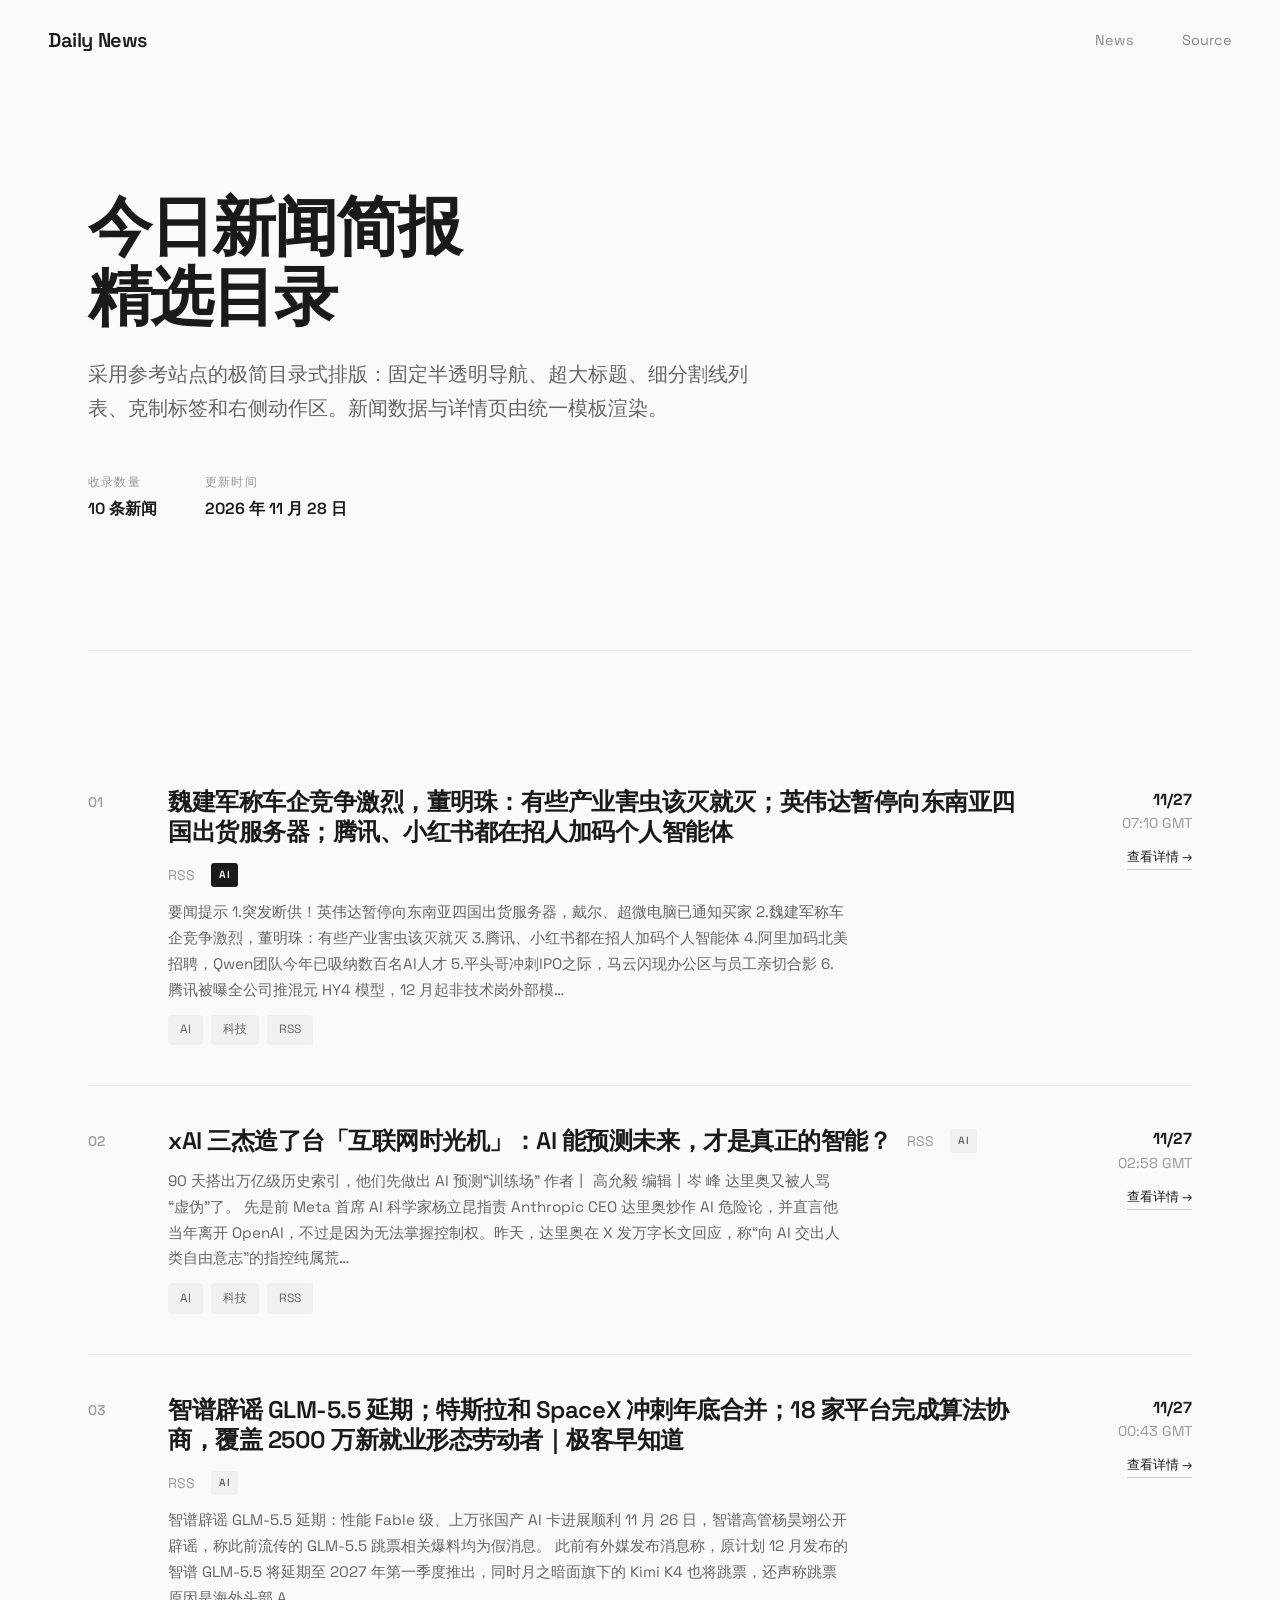
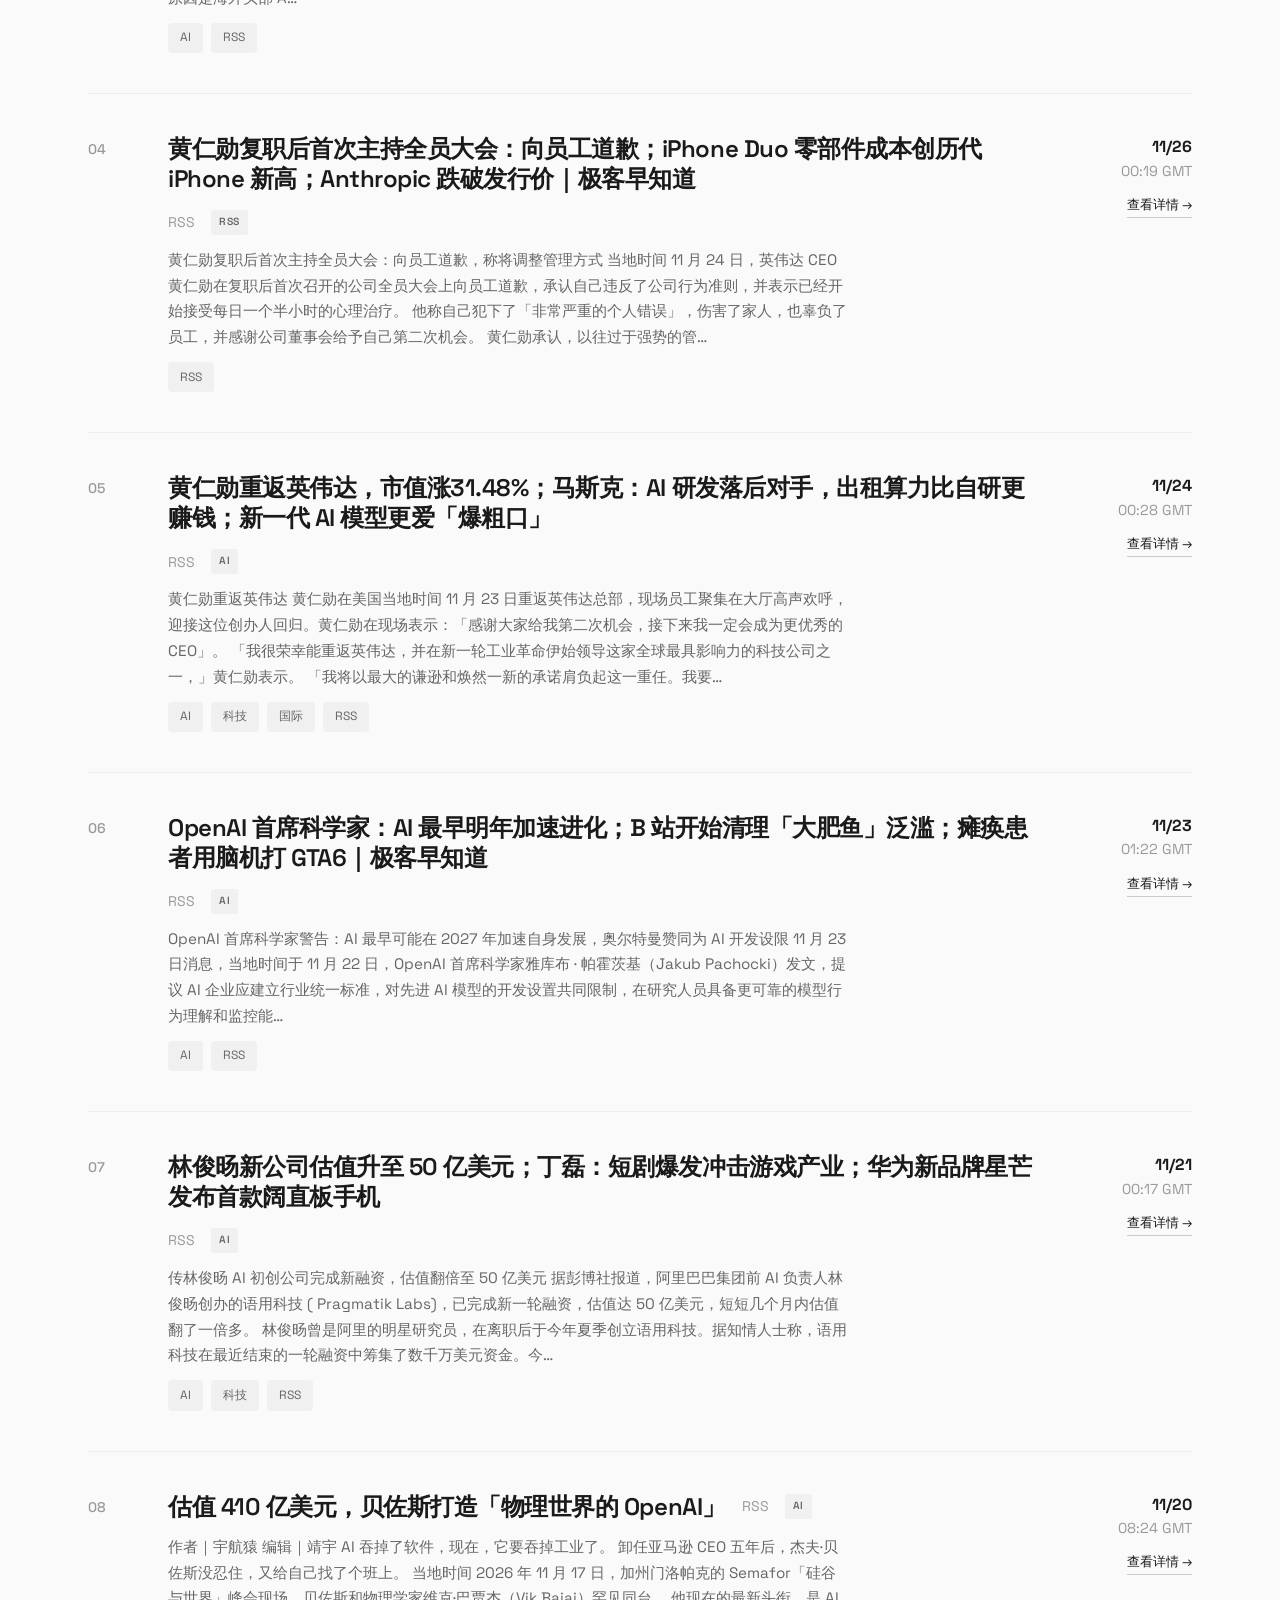
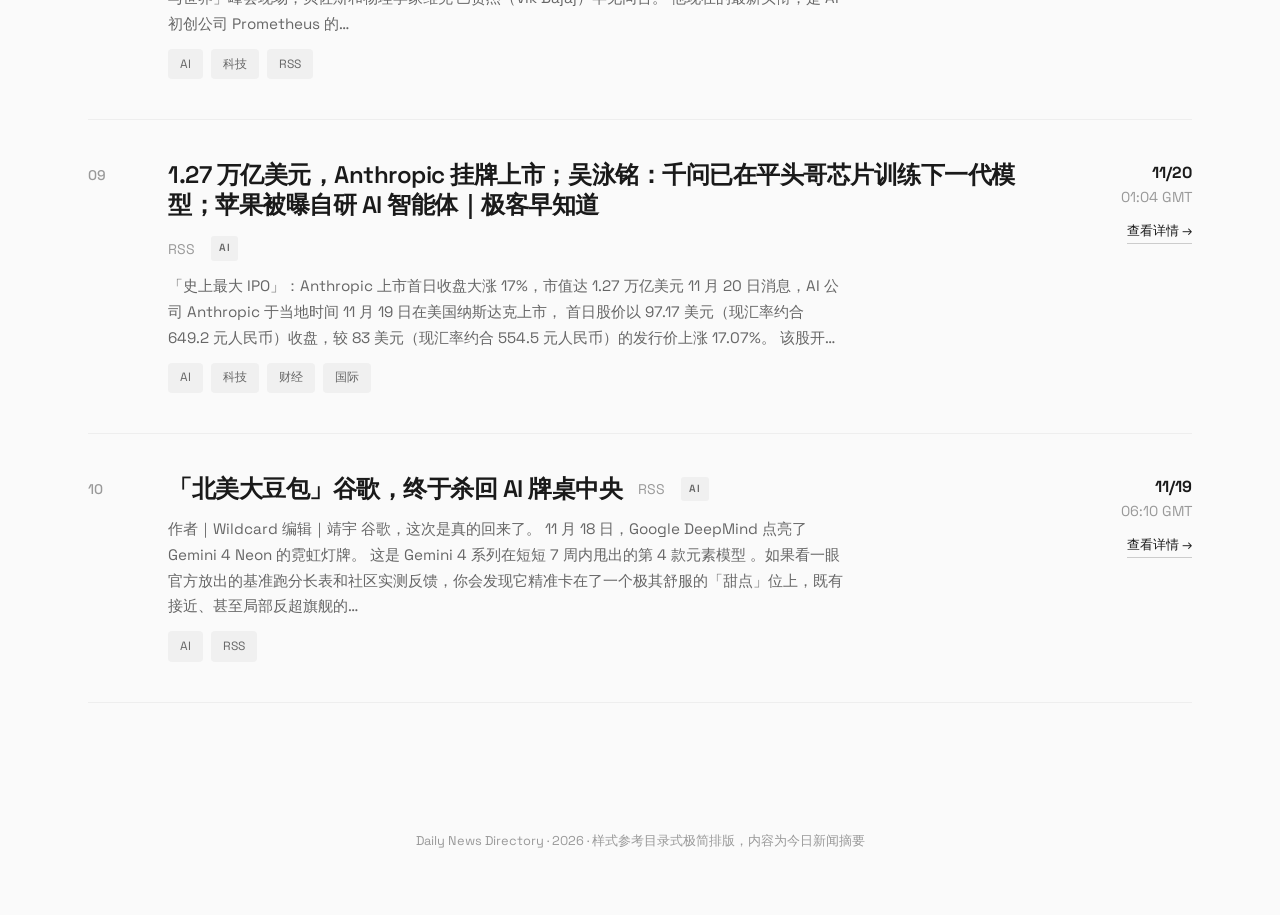
<file: index.html>
<!DOCTYPE html>
<html lang="zh-CN">
<head>
  <meta charset="UTF-8"><meta name="viewport" content="width=device-width, initial-scale=1.0">
  <title>今日新闻 | 极简目录</title><link rel="icon" id="favicon"><link rel="stylesheet" href="css/styles.css">
  <script defer src="js/renderNews.js"></script>
</head>
<body>
<nav><div class="nav-content"><div class="logo">Daily News</div><ul class="nav-links"><li><a href="#news-list">News</a></li><li><a href="https://github.com/qunqin219/html" target="_blank" rel="noopener noreferrer">Source</a></li></ul></div></nav>
<main>
<header class="home-header"><h1>今日新闻简报<br>精选目录</h1><p>采用参考站点的极简目录式排版：固定半透明导航、超大标题、细分割线列表、克制标签和右侧动作区。新闻数据与详情页由统一模板渲染。</p><div class="meta"><div class="meta-item"><span class="meta-label">收录数量</span><span class="meta-value" id="news-count">加载中</span></div><div class="meta-item"><span class="meta-label">更新时间</span><span class="meta-value" id="updated-at">加载中</span></div></div></header>
<section class="news-list" id="news-list" aria-label="今日新闻列表"><div class="loading">加载新闻中...</div></section>
</main><footer><p>Daily News Directory · 2026 · 样式参考目录式极简排版，内容为今日新闻摘要</p></footer>
</body></html>
</file>
<file: css/styles.css>
@font-face { font-family: 'Space Grotesk'; font-style: normal; font-weight: 400; font-display: swap; src: url('../fonts/SpaceGrotesk-400.ttf') format('truetype'); }
@font-face { font-family: 'Space Grotesk'; font-style: normal; font-weight: 500; font-display: swap; src: url('../fonts/SpaceGrotesk-500.ttf') format('truetype'); }
@font-face { font-family: 'Space Grotesk'; font-style: normal; font-weight: 600; font-display: swap; src: url('../fonts/SpaceGrotesk-600.ttf') format('truetype'); }
@font-face { font-family: 'Space Grotesk'; font-style: normal; font-weight: 700; font-display: swap; src: url('../fonts/SpaceGrotesk-700.ttf') format('truetype'); }
* { margin: 0; padding: 0; box-sizing: border-box; }
::-webkit-scrollbar { width: 8px; height: 8px; } ::-webkit-scrollbar-track { background: #f0f0f0; } ::-webkit-scrollbar-thumb { background: #ccc; border-radius: 4px; } ::-webkit-scrollbar-thumb:hover { background: #999; }
html { scroll-behavior: smooth; } body { font-family: 'Space Grotesk', -apple-system, BlinkMacSystemFont, sans-serif; background: #fafafa; color: #1a1a1a; line-height: 1.6; -webkit-font-smoothing: antialiased; }
a { color: inherit; text-decoration: none; } a:focus-visible { outline: 2px solid #2563eb; outline-offset: 4px; border-radius: 4px; }
nav { position: fixed; top: 0; left: 0; right: 0; background: rgba(250,250,250,.9); backdrop-filter: blur(12px); z-index: 1000; padding: 1.5rem 3rem; }
.nav-content { max-width: 1200px; margin: 0 auto; display:flex; justify-content:space-between; align-items:center; }
.logo { font-size:1.25rem; font-weight:600; letter-spacing:-.02em; }.nav-links{display:flex;gap:3rem;list-style:none}.nav-links a{color:#888;font-size:.9rem;transition:color .2s}.nav-links a:hover{color:#1a1a1a}
main{max-width:1200px;margin:0 auto;padding:0 3rem}.home-header{padding:12rem 0 8rem;border-bottom:1px solid #eee;margin-bottom:6rem}.home-header h1{font-size:4rem;font-weight:700;letter-spacing:-.03em;line-height:1.1;margin-bottom:1.5rem}.home-header p{font-size:1.25rem;color:#666;max-width:660px;line-height:1.7}.meta{margin-top:3rem;display:flex;gap:3rem}.meta-item{display:flex;flex-direction:column;gap:.25rem}.meta-label{font-size:.75rem;text-transform:uppercase;letter-spacing:.1em;color:#999}.meta-value{font-size:1rem;font-weight:600}
.news-list{display:flex;flex-direction:column}.news-item{display:grid;grid-template-columns:3rem 1fr auto;gap:2rem;padding:2.5rem 0;border-bottom:1px solid #eee;align-items:start;transition:background .2s,margin .2s,padding .2s}.news-item:hover{background:#fff;margin:0 -1.5rem;padding:2.5rem 1.5rem}.rank{font-size:.875rem;color:#999;font-weight:500;padding-top:.25rem}.news-info{display:flex;flex-direction:column;gap:.75rem}.news-header{display:flex;align-items:center;gap:1rem;flex-wrap:wrap}.news-title{font-size:1.5rem;font-weight:600;letter-spacing:-.02em;line-height:1.25}.news-source{font-size:.875rem;color:#999}.news-desc{font-size:.95rem;color:#666;max-width:680px;line-height:1.7}.news-tags,.tag-row{display:flex;flex-wrap:wrap;gap:.5rem}.tag{font-size:.75rem;color:#666;background:#f0f0f0;padding:.35rem .75rem;border-radius:4px}.news-action{display:flex;flex-direction:column;align-items:flex-end;gap:.75rem;min-width:8rem}.time{font-size:.9rem;color:#999;text-align:right}.time strong{display:block;color:#1a1a1a;font-size:1rem}.link{font-size:.8rem;color:#1a1a1a;border-bottom:1px solid #ccc;padding-bottom:.1rem;transition:border-color .2s}.link:hover{border-color:#1a1a1a}.badge{font-size:.65rem;text-transform:uppercase;letter-spacing:.05em;padding:.25rem .5rem;border-radius:3px;font-weight:600;background:#f0f0f0;color:#666}.badge-top,.detail-header .badge{background:#1a1a1a;color:#fff}.badge-new{background:#f0f0f0;color:#666}
.breadcrumb{max-width:1200px;margin:0 auto;padding:7rem 3rem 0;display:flex;gap:.75rem;color:#999;font-size:.9rem}.breadcrumb a:hover{color:#1a1a1a}.detail-header{padding:4rem 0 5rem;border-bottom:1px solid #eee;margin-bottom:4rem}.header-row{display:flex;align-items:center;gap:1rem;flex-wrap:wrap;margin-bottom:1.5rem}.source{color:#999;font-size:.95rem}h1.detail-title{font-size:3.8rem;font-weight:700;letter-spacing:-.035em;line-height:1.08;max-width:980px;margin-bottom:1.5rem}.lead{font-size:1.2rem;color:#666;max-width:760px;line-height:1.75}.detail-meta{margin-top:3rem;display:grid;grid-template-columns:repeat(4,minmax(0,1fr));gap:2rem}.section{padding:0 0 4rem;margin-bottom:4rem;border-bottom:1px solid #eee;display:grid;grid-template-columns:16rem 1fr;gap:3rem}.section-title{font-size:.8rem;text-transform:uppercase;letter-spacing:.12em;color:#999;font-weight:600;padding-top:.45rem}.section-content{max-width:760px;color:#444;font-size:1.02rem;line-height:1.85}.point-list{list-style:none;display:flex;flex-direction:column;gap:1rem}.point-list li{padding-left:1.5rem;position:relative}.point-list li::before{content:'';width:.42rem;height:.42rem;border-radius:50%;background:#1a1a1a;position:absolute;left:0;top:.8rem}.action-row{display:flex;gap:1rem;flex-wrap:wrap;margin-top:2rem}.btn{min-height:44px;display:inline-flex;align-items:center;border-bottom:1px solid #ccc;font-size:.9rem;transition:border-color .2s}.btn:hover{border-color:#1a1a1a}.related{display:grid;grid-template-columns:repeat(3,minmax(0,1fr));gap:1rem}.related-card{background:#fff;border:1px solid #eee;padding:1.25rem;transition:transform .2s,border-color .2s}.related-card:hover{transform:translateY(-2px);border-color:#ccc}.related-rank{color:#999;font-size:.8rem;margin-bottom:.5rem}.related-title{font-weight:600;line-height:1.35}.loading,.error{padding:4rem 0;color:#666}.error{color:#b91c1c}footer{max-width:1200px;margin:8rem auto 4rem;padding:0 3rem;text-align:center}footer p{font-size:.8rem;color:#999}
@media(max-width:768px){nav{padding:1rem 1.5rem}.nav-links{gap:1.5rem}.nav-links a{font-size:.85rem}main{padding:0 1.5rem}.home-header{padding:8rem 0 4rem;margin-bottom:3rem}.home-header h1{font-size:2.2rem}.home-header p,.lead{font-size:1rem}.meta{flex-direction:column;gap:1.5rem;margin-top:2rem}.news-item{grid-template-columns:1fr;gap:1rem;padding:2rem 0}.rank{display:none}.news-title{font-size:1.25rem}.news-action{flex-direction:row;align-items:center;justify-content:space-between;padding-top:1rem;min-width:0}.time{text-align:left}.breadcrumb{padding:6rem 1.5rem 0}h1.detail-title{font-size:2.15rem}.detail-meta{grid-template-columns:1fr;gap:1.25rem}.section{grid-template-columns:1fr;gap:1rem;margin-bottom:3rem;padding-bottom:3rem}.related{grid-template-columns:1fr}footer{padding:0 1.5rem;margin:4rem auto 2rem}}
@media(max-width:480px){.home-header h1{font-size:1.8rem}.news-item:hover{margin:0 -1rem;padding:1.5rem 1rem}.tag{font-size:.7rem;padding:.25rem .5rem}}@media(prefers-reduced-motion:reduce){*{scroll-behavior:auto!important;transition:none!important}}
</file>
